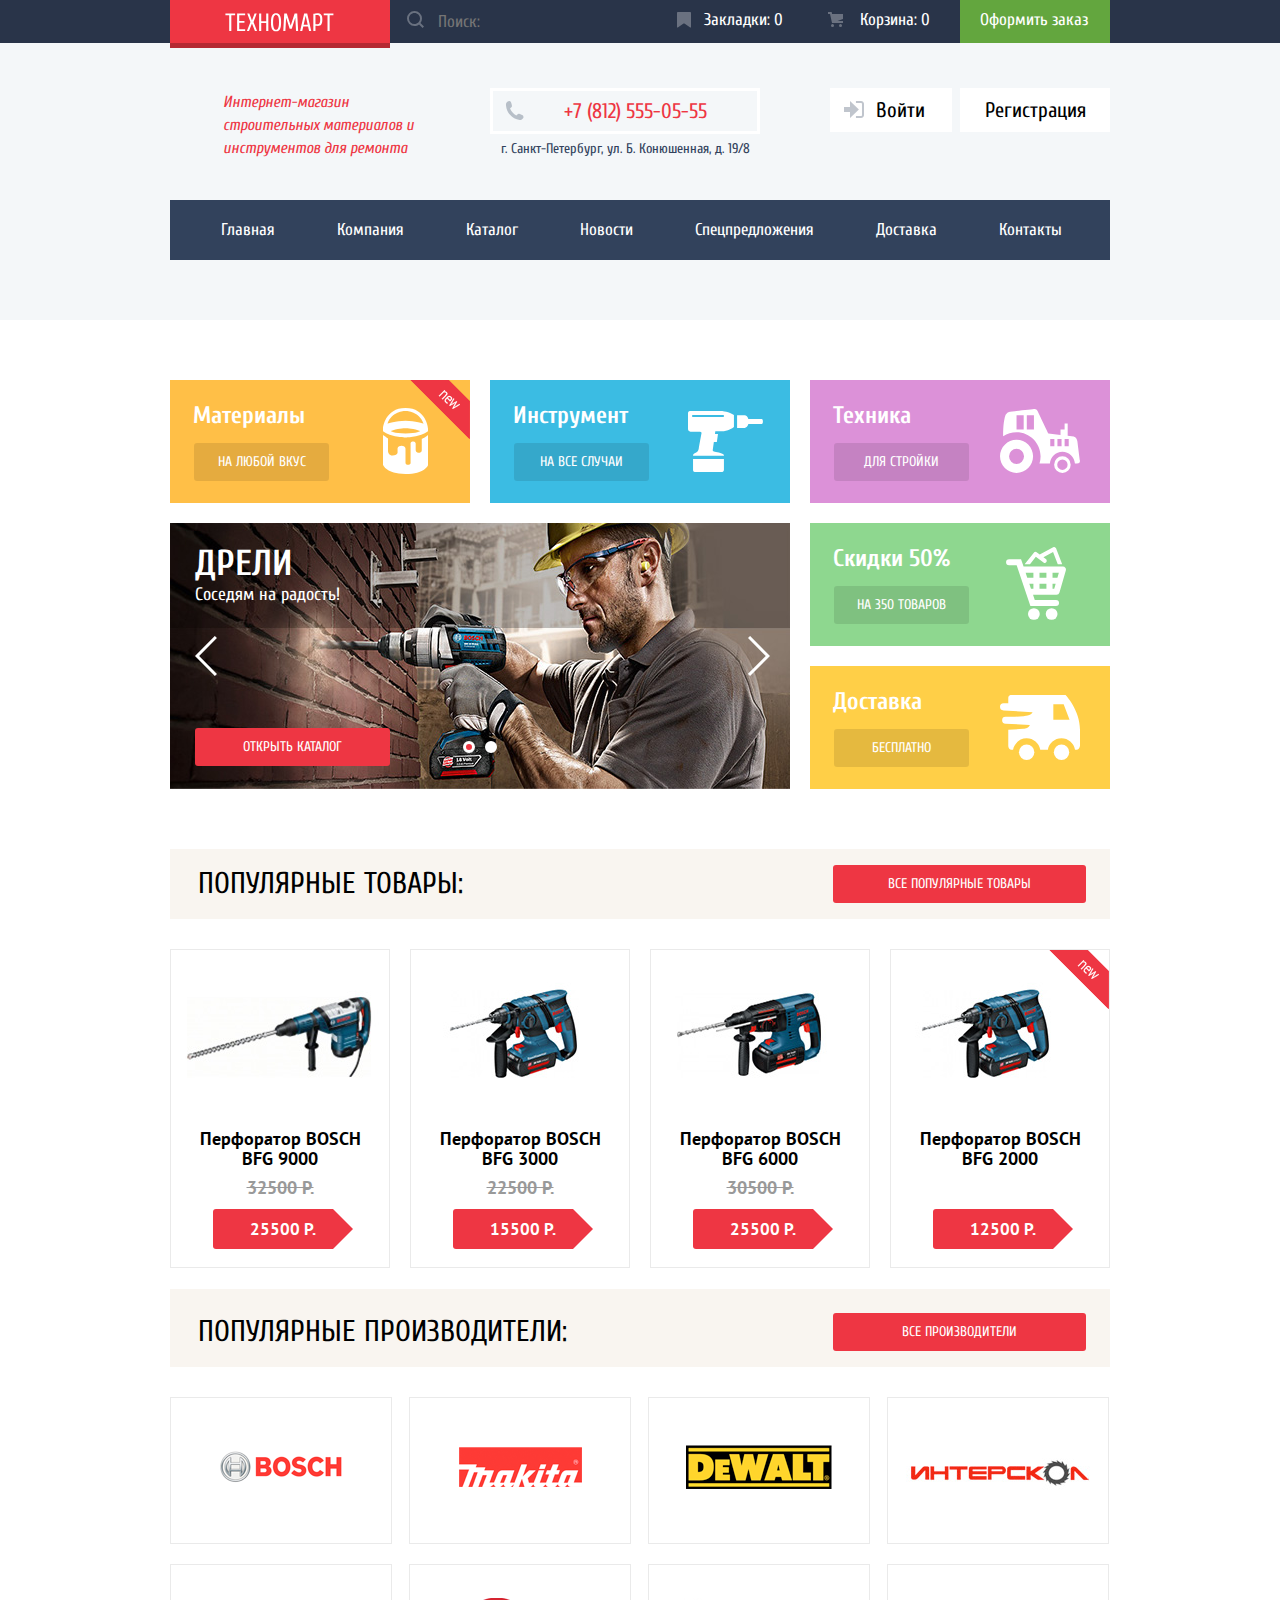
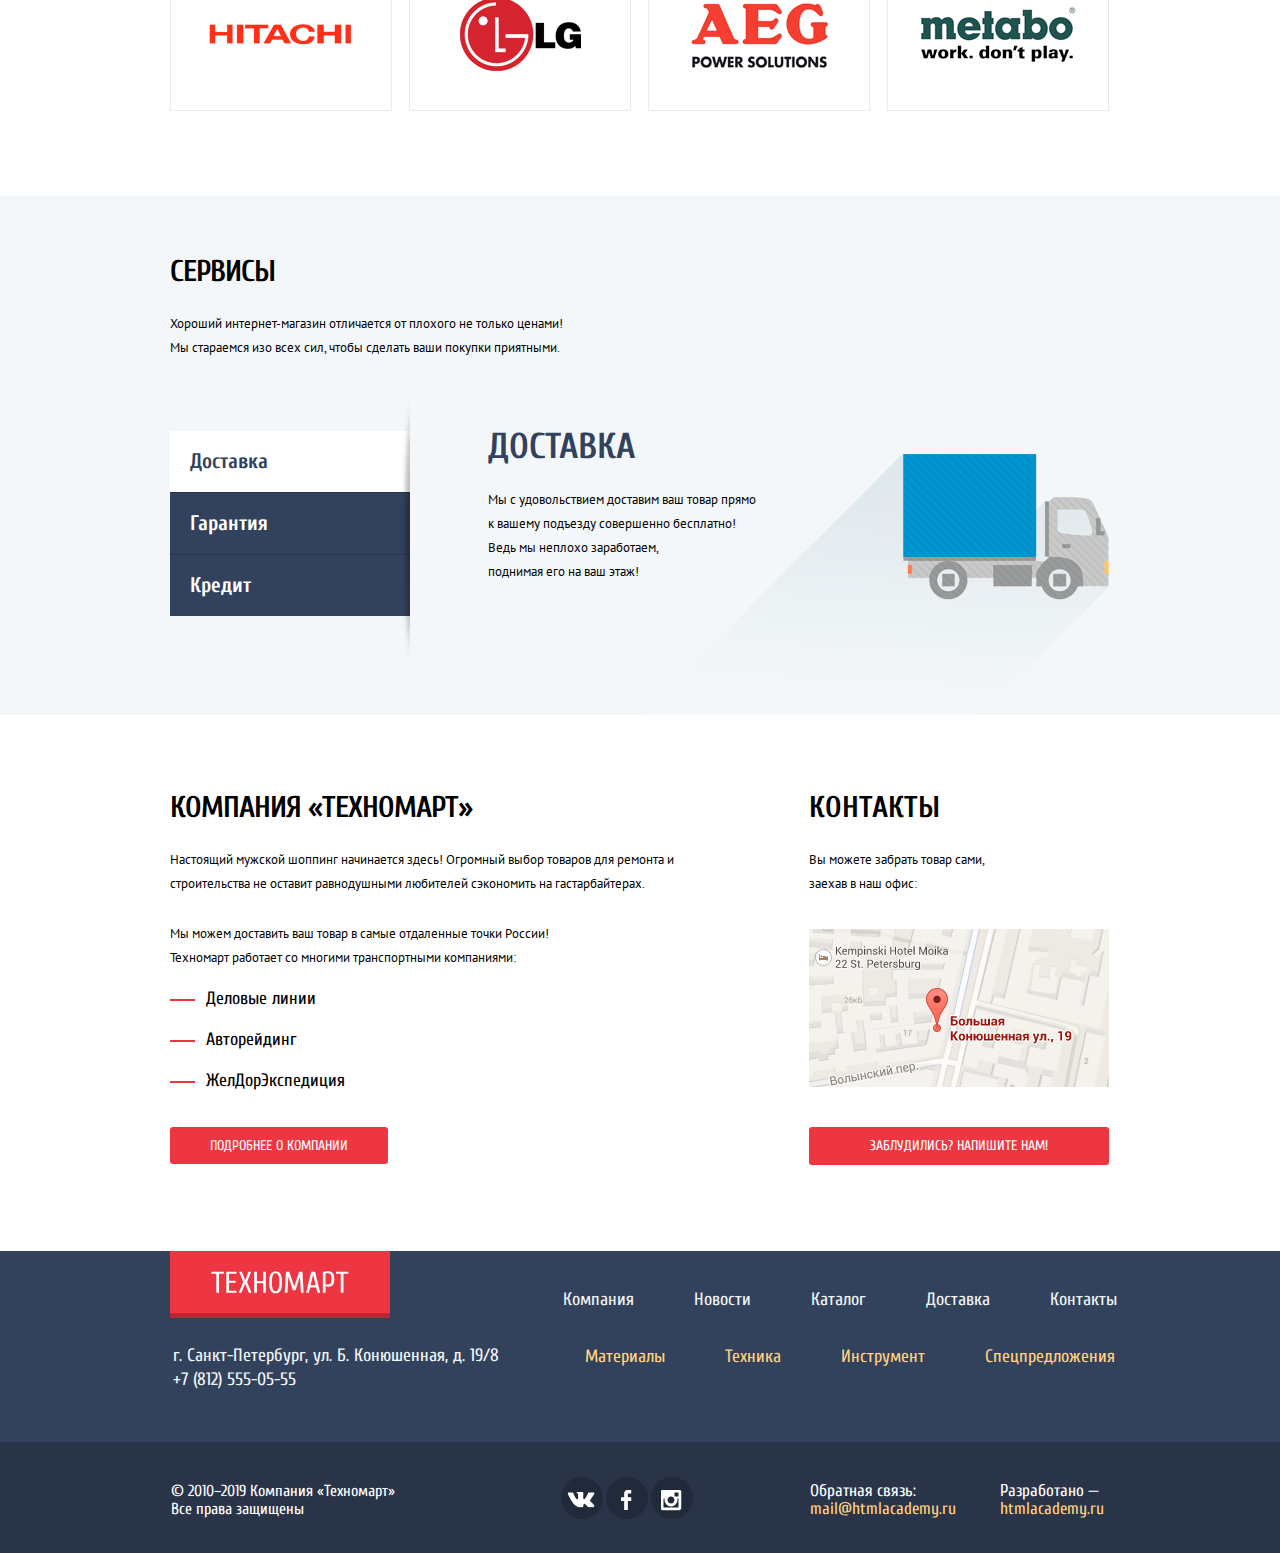
<file: index.html>
<!DOCTYPE html>
<html lang="ru">

<head>
  <meta charset="utf-8">
  <title>HTML Academy: Техномарт</title>
  <link
    href="https://fonts.googleapis.com/css?family=Cuprum:400,700,400italic%7CPT+Sans:400,700&amp;subset=cyrillic-ext,latin"
    rel="stylesheet">
  <link href="css/normalize.css" rel="stylesheet">
  <link href="css/style.min.css" rel="stylesheet">
</head>

<body>
  <header class="header">
    <div class="header-top">
      <div class="header-container center">
        <a class="header-logo logo">
          <img src="./img/logo/logo-technomart.svg" width="109" height="19" alt="Логотип Техномарт">
        </a>
        <form class="search-form" action="https://echo.htmlacademy.ru" method="get">
          <input type="search" name="search" id="search" class="search" placeholder="Поиск:">
          <button class="search-button" type="submit" aria-label="Поиск">
            <svg xmlns="http://www.w3.org/2000/svg" width="17" height="17" viewBox="0 0 17 17">
              <path fill=currentColor d="M17 15.586l-3.542-3.542A7.465 7.465 0 0 0 15 7.5 7.5 7.5 0 1 0 7.5 15c1.71 0 3.282-.579 4.544-1.542L15.586 17 17 15.586zM2 7.5C2 4.467 4.467 2 7.5 2 10.532 2 13 4.467 13 7.5c0 3.032-2.468 5.5-5.5 5.5A5.506 5.506 0 0 1 2 7.5z"/>
            </svg>
          </button>
        </form>
        <a class="top-menu-bookmarks" href="">Закладки: <span class="bookmarks-count">0</span></a>
        <a class="top-menu-basket" href="">Корзина: <span class="basket-count">0</span></a>
        <a class="top-menu-order" href="">Оформить заказ</a>
      </div>
      <div class="header-bottom">
        <div class="header-container center">
          <h1 class="header-bottom-title">
            Интернет-магазин строительных материалов и инструментов для ремонта
          </h1>
          <div class="header-bottom-contacts">
            <a class="tel-number" href="tel:7-812-555-05-55">+7 (812) 555-05-55</a>
            <p class="address">г. Санкт-Петербург, ул. Б. Конюшенная, д. 19/8</p>
          </div>
          <div class="profile-sign">
            <a class="profile-sign-in" href="">Войти</a>
            <a class="profile-sign-up" href="">Регистрация</a>
          </div>
        </div>
      </div>
    </div>
    <nav class="nav center">
      <ul class="nav-list">
        <li class="nav-link"><a class="nav-link-item current">Главная</a></li>
        <li class="nav-link"><a class="nav-link-item" href="">Компания</a></li>
        <li class="nav-link"><a class="nav-link-item" href="catalog.html">Каталог</a></li>
        <li class="nav-link"><a class="nav-link-item" href="">Новости</a></li>
        <li class="nav-link"><a class="nav-link-item" href="">Спецпредложения</a></li>
        <li class="nav-link"><a class="nav-link-item" href="">Доставка</a></li>
        <li class="nav-link"><a class="nav-link-item" href="">Контакты</a></li>
      </ul>
    </nav>
  </header>
  <main>
    <section class="promo center">
      <h2 class="visually-hidden">Категории товаров</h2>
      <div class="promo-block-top">
        <div class="promo-block materials-block new">
          <h3 class="materials-block-title">Материалы</h3>
          <a class="promo-button" href="">На любой вкус</a>
        </div>
        <div class="promo-block instruments-block">
          <h3 class="instruments-block-title">Инструмент</h3>
          <a class="promo-button" href="">На все случаи</a>
        </div>
        <div class="promo-block machinery-block">
          <h3 class="machinery-block-title">Техника</h3>
          <a class="promo-button" href="">Для стройки</a>
        </div>
        
      </div>
      <!-- Слайдер -->
      <div class="slider-container">
        <div class="slider">
          <input class="" type="radio" id="btn-1" name="toggle" checked>
          <input class="" type="radio" id="btn-2" name="toggle">
          <div class="slider-controls">
            <label for="btn-1"></label>
            <label for="btn-2"></label>
          </div>
          <label class="arrow-left" for="btn-1"></label>
          <label class="arrow-right" for="btn-2"></label>
          <div class="slider-slides">
            <div class="slide" id="slider-slides-1">
              <div class="slider-slides-content">
                <img src="./img/slider/slider-image-1.jpg" height="266" width="620" alt="Дрели - соседям на радость!">
                <h3 class="slider-title uppercase">Дрели</h3>
                <p class="slider-content">Соседям на радость!</p>
                <a class="slider-button button" href="catalog.html">Открыть каталог</a>
              </div>
            </div>
            <div class="slide" id="slider-slides-2">
              <div class="slider-slides-content">
                <img src="./img/slider/slider-image-2.jpg" height="266" width="620" alt="Перфораторы - настоящие мужские игрушки">
                <h3 class="slider-title uppercase">Перфораторы</h3>
                <p class="slider-content">Настоящие мужские игрушки</p>
                <a class="slider-button button" href="catalog.html">Открыть каталог</a>
              </div>  
            </div>
          </div>
        </div>
        <!-- Конец слайдера -->
        <div class="promo-block-right">
          <div class="promo-block discounts-block">
            <h3 class="discounts-block-title">Скидки 50%</h3>
            <a class="promo-button" href="">На 350 товаров</a>
          </div>
          <div class="promo-block delivery-block">
            <h3 class="delivery-block-title">Доставка</h3>
            <a class="promo-button" href="">Бесплатно</a>
          </div>
        </div>
      </div>
    </section>
    <!-- Популярные товары -->
    <section class="popular-products center">
      <div class="popular-products-header">
        <h2 class="popular-products-title">Популярные товары:</h2>
        <a class="popular-products-button button button-red" href="">Все популярные товары</a>
      </div>
      <ul class="popular-list">
        <li class="card">
          <div class="card-buttons">
            <a class="card-button-buy" href="">Купить</a>
            <a class="card-button-add" href="">В закладки</a>
          </div>
          <img src="./img/catalog/perforator-bfg-9000.jpg" width="218" height="170" alt="Перфоратор BOSCH BFG 9000">
          <a class="card-name" href=""><h3>Перфоратор BOSCH BFG 9000</h3></a>
          <p class="card-old-price">32500 Р.</p>
          <p class="card-new-price">25500 Р.</p>
        </li>
        <li class="card">
          <div class="card-buttons">
            <a class="card-button-buy" href="">Купить</a>
            <a class="card-button-add" href="">В закладки</a>
          </div>
          <img src="./img/catalog/perforator-bfg-3000.jpg" width="218" height="170" alt="Перфоратор BOSCH BFG 3000">
          <a class="card-name" href=""><h3>Перфоратор BOSCH BFG 3000</h3></a>
          <p class="card-old-price">22500 Р.</p>
          <p class="card-new-price">15500 Р.</p>
        </li>
        <li class="card">
          <div class="card-buttons">
            <a class="card-button-buy" href="">Купить</a>
            <a class="card-button-add" href="">В закладки</a>
          </div>
          <img src="./img/catalog/perforator-bfg-6000.jpg" width="218" height="170" alt="Перфоратор BOSCH BFG 6000">
          <a class="card-name" href=""><h3>Перфоратор BOSCH BFG 6000</h3></a>
          <p class="card-old-price">30500 Р.</p>
          <p class="card-new-price">25500 Р.</p>
        </li>
        <li class="card new">
          <div class="card-buttons">
            <a class="card-button-buy" href="">Купить</a>
            <a class="card-button-add" href="">В закладки</a>
          </div>
          <img src="./img/catalog/perforator-bfg-2000.jpg" width="218" height="170" alt="Перфоратор BOSCH BFG 2000">
          <a class="card-name" href=""><h3>Перфоратор BOSCH BFG 2000</h3></a>
          <p class="card-old-price"></p>
          <p class="card-new-price">12500 Р.</p>
        </li>
      </ul>
    </section>
    <!-- Производители -->
    <section class="brands center">
      <div class="brands-header">
        <h2 class="brands-title">Популярные производители:</h2>
        <a class="brands-button button button-red" href="">Все производители</a>
      </div>
      <ul class="brands-list">
        <li class="brands-list-item"><a class="brands-list-link" href=""><img src="./img/brands/bosch.png" width="126" height="37" alt="BOSCH"></a></li>
        <li class="brands-list-item"><a class="brands-list-link" href=""><img src="./img/brands/makita.png" width="123" height="40" alt="Makita"></a></li>
        <li class="brands-list-item"><a class="brands-list-link" href=""><img src="./img/brands/dewalt.png" width="146" height="44" alt="DeWALT"></a></li>
        <li class="brands-list-item"><a class="brands-list-link" href=""><img src="./img/brands/interskop.png" width="200" height="88" alt="Интерскол"></a></li>
        <li class="brands-list-item"><a class="brands-list-link" href=""><img src="./img/brands/hitachi.png" width="169" height="31" alt="Hitachi"></a></li>
        <li class="brands-list-item"><a class="brands-list-link" href=""><img src="./img/brands/lg.png" width="121" height="73" alt="LG"></a></li>
        <li class="brands-list-item"><a class="brands-list-link" href=""><img src="./img/brands/aeg.png" width="151" height="96" alt="AEG"></a></li>
        <li class="brands-list-item"><a class="brands-list-link" href=""><img src="./img/brands/metabo.png" width="204" height="69" alt="Metabo"></a></li>
      </ul>
    </section>
    <section class="services-container">
      <div class="services center">
        <h2 class="services-title">Сервисы</h2>
        <p class="services-content">Хороший интернет-магазин отличается от плохого не только ценами!
          Мы стараемся изо всех сил, чтобы сделать ваши покупки приятными.</p>
        <div class="services-slider">
          <div class="services-navigation">
            <input type="radio" id="button-1" name="services-toggle" checked >
            <input type="radio" id="button-2" name="services-toggle" >
            <input type="radio" id="button-3" name="services-toggle" >
          </div>
          <div class="services-toggles">
            <label class="services-button-active" for="button-1">Доставка</label>
            <label for="button-2">Гарантия</label>
            <label for="button-3">Кредит</label>
          </div>
          <div class="services-info">
            <div class="services-info-item delivery services-info-active">
              <h3 class="services-info-title">Доставка</h3>
              <p class="services-delivery-content">Мы с удовольствием доставим ваш товар прямо <br>
                к вашему подъезду совершенно бесплатно!
                Ведь мы неплохо заработаем, <br>
                поднимая его на ваш этаж!</p>
              <img src="./img/services/delivery.png" height="261" width="468" alt="Доставка">
            </div>
            <div class="services-info-item guarantee">
              <h3 class="services-info-title">Гарантия</h3>
              <p class="services-guarantee-content">Если купленный у нас товар поломается или заискрит, <br>
                а также в случае пожара, спровоцированного его возгоранием,
                вы всегда можете быть уверены в нашей гарантии. Мы обменяем
                сгоревший товар на новый. <br>
                Дом уж восстановите как-нибудь сами.</p>
              <img src="./img/services/guarantee.png" width="389" height="283" alt="Гарантия">
            </div>
            <div class="services-info-item credit">
              <h3 class="services-info-title">Кредит</h3>
              <p class="services-credit-content">Залезть в долговую яму стало проще! <br>
                Кредитные консультанты придут вам на помощь.</p>
              <img src="./img/services/credit.png" width="465" height="285" alt="Кредит">
              <div class="credit-button button button-red">
                <a href="">Отправить заявку</a>
              </div>
            </div>
          </div>
        </div>
      </div>
    </section>
    <div class="company-info center">
      <section class="about-company">
        <h2 class="about-company-title">Компания «Техномарт»</h2>
        <p class="about-company-content">Настоящий мужской шоппинг начинается здесь! Огромный выбор товаров для ремонта
          и строительства не оставит равнодушными любителей сэкономить на гастарбайтерах.</p>
        <p class="about-company-content">Мы можем доставить ваш товар в самые отдаленные точки России!
          Техномарт работает со многими транспортными компаниями: </p>
        <ul class="about-company-list">
          <li class="about-company-item">Деловые линии</li>
          <li class="about-company-item">Авторейдинг</li>
          <li class="about-company-item">ЖелДорЭкспедиция</li>
        </ul>
        <a class="about-company-button button button-red" href="">Подробнее о компании</a>
      </section>
      <section class="contacts">
        <h2 class="contacts-title">Контакты</h2>
        <p class="contacts-content">Вы можете забрать товар сами,
          заехав в наш офис:</p>
        <a class="contacts-map-link" href=""><img src="./img/map/map.png" width="300" height="158"
            alt="г. Санкт-Петербург, ул. Б. Конюшенная, д. 19/8"></a>
        <div class="contacts-button button button-red">
          <a href="">Заблудились? Напишите нам!</a>
        </div>
            
        <form class="contacts-form visually-hidden" action="https://echo.htmlacademy.ru" method="post">
          <div class="contacts-form-item">
            <label for="name">Ваше имя</label>
            <input class="contacts-form-input" type="text" name="name" id="name" placeholder="Имя Фамилия">
          </div>
          <div class="contacts-form-item">
            <label for="e-mail">Ваш e-mail</label>
            <input class="contacts-form-input" type="email" name="e-mail" id="e-mail" placeholder="email@exaple.com">
          </div>
          <div class="contacts-form-item">
            <textarea name="letter" id="letter" cols="30" rows="10" placeholder="В свободной форме"></textarea>
          </div>
          <button class="contacts-form-button" type="submit">Отправить</button>
        </form>
      </section>
    </div>
  </main>
  <footer>
    <section class="footer-top">
      <div class="footer-top-container center">
        <div class="footer-top-item">
          <div class="footer-logo logo">
            <a href="index.html">
              <img src="./img/logo/logo-technomart.svg" width="138" height="23" alt="Логотип Техномарт">
            </a>
          </div>
          <div class="footer-top-contacts">
            <p class="footer-top-address">г. Санкт-Петербург, ул. Б. Конюшенная, д. 19/8</p>
            <a class="footer-top-tel" href="tel:7-812-555-05-55">+7 (812) 555-05-55</a>  
          </div>
        </div>
        <div class="footer-nav-container">
          <ul class="footer-nav">
            <li class="footer-nav-link"><a href="" class="footer-nav-item">Компания</a></li>
            <li class="footer-nav-link"><a href="" class="footer-nav-item">Новости</a></li>
            <li class="footer-nav-link"><a href="catalog.html" class="footer-nav-item">Каталог</a></li>
            <li class="footer-nav-link"><a href="" class="footer-nav-item">Доставка</a></li>
            <li class="footer-nav-link"><a href="" class="footer-nav-item">Контакты</a></li>
          </ul>
          <ul class="footer-catalog">
            <li class="footer-catalog-link"><a href="" class="footer-catalog-item">Материалы</a></li>
            <li class="footer-catalog-link"><a href="" class="footer-catalog-item">Техника</a></li>
            <li class="footer-catalog-link"><a href="" class="footer-catalog-item">Инструмент</a></li>
            <li class="footer-catalog-link"><a href="" class="footer-catalog-item">Спецпредложения</a></li>
          </ul>
        </div>
      </div>
    </section>
    <section class="footer-bottom-contacts">
      <div class="footer-bottom-container center">
        <p class="footer-bottom-content">© 2010–2019 Компания «Техномарт» Все права защищены</p>
        <ul class="footer-bottom-social">
          <li class="footer-social-link">
            <a class="social-link_vk" href="" aria-label="Вконтакте">
            </a>
          </li>
          <li class="footer-social-link">
            <a class="social-link_fb" href="" aria-label="Фейсбук">
            </a>
          </li>
          <li class="footer-social-link">
            <a class="social-link_inst" href="" aria-label="Инстаграм">
            </a>
          </li>
        </ul>
        <p class="footer-bottom-feedback">
          Обратная связь:
          <a class="footer-feedback-link" href="mailto:mail@htmlacademy.ru">mail@htmlacademy.ru</a>
        </p>
        <p class="footer-bottom-developer">
          Разработано —
          <a class="footer-developer-link" href="https://htmlacademy.ru/intensive/htmlcss">htmlacademy.ru</a>
        </p>
      </div>  
    </section>
  </footer>

  <section class="modal modal-contact-us visually-hidden">
    <div class="">
      <div class="modal-contact-us-top">
        <form method="POST" class="contact-us-form">
          <div class="modal-data-container">
            <div class="contact-us-form_item username">
              <label for="contact-us-form_username">Ваше имя:</label>
              <input type="text" id="contact-us-form_username" name="contact-us-form_username" placeholder="Имя Фамилия" required>
            </div>
            <div class="contact-us-form_item email">
              <label for="contact-us-form_email">Ваш email:</label>
              <input type="email" id="contact-us-form_email" name="contact-us-form_email" placeholder="email@example.com" required>
            </div>
          </div>
          <div class="contact-us-form_item comment">
            <label for="contact-us-form_comment">Текст письма</label>
            <textarea name="contact-us-form_comment" id="contact-us-form_comment" rows="7" placeholder="В свободной форме" required>
            </textarea>
          </div>
        </form>
      </div>
      <div class="modal-contact-us-bottom">
        <button type="submit" class="contact-us-form_button button-red">Отправить</button>
      </div>
      <button type="button" class="button-close" aria-label="Закрыть"></button>
    </div>
  </section>

  <section class="modal-our-location visually-hidden">
    <div class="">
      <h2 class="visually-hidden">Как до нас добраться</h2>
      <img src="./img/map/big-map.png" height="446" width="940" class="big-map-image"
      alt="Мы находимся по адресу: г. Санкт-Петербург, ул. Б. Конюшенная, д. 19/8">
      <button type="button" class="button-close" aria-label="Закрыть"></button>
    </div>
  </section>
  
  <script src="./js/index.min.js"></script>

</body>

</html>
</file>
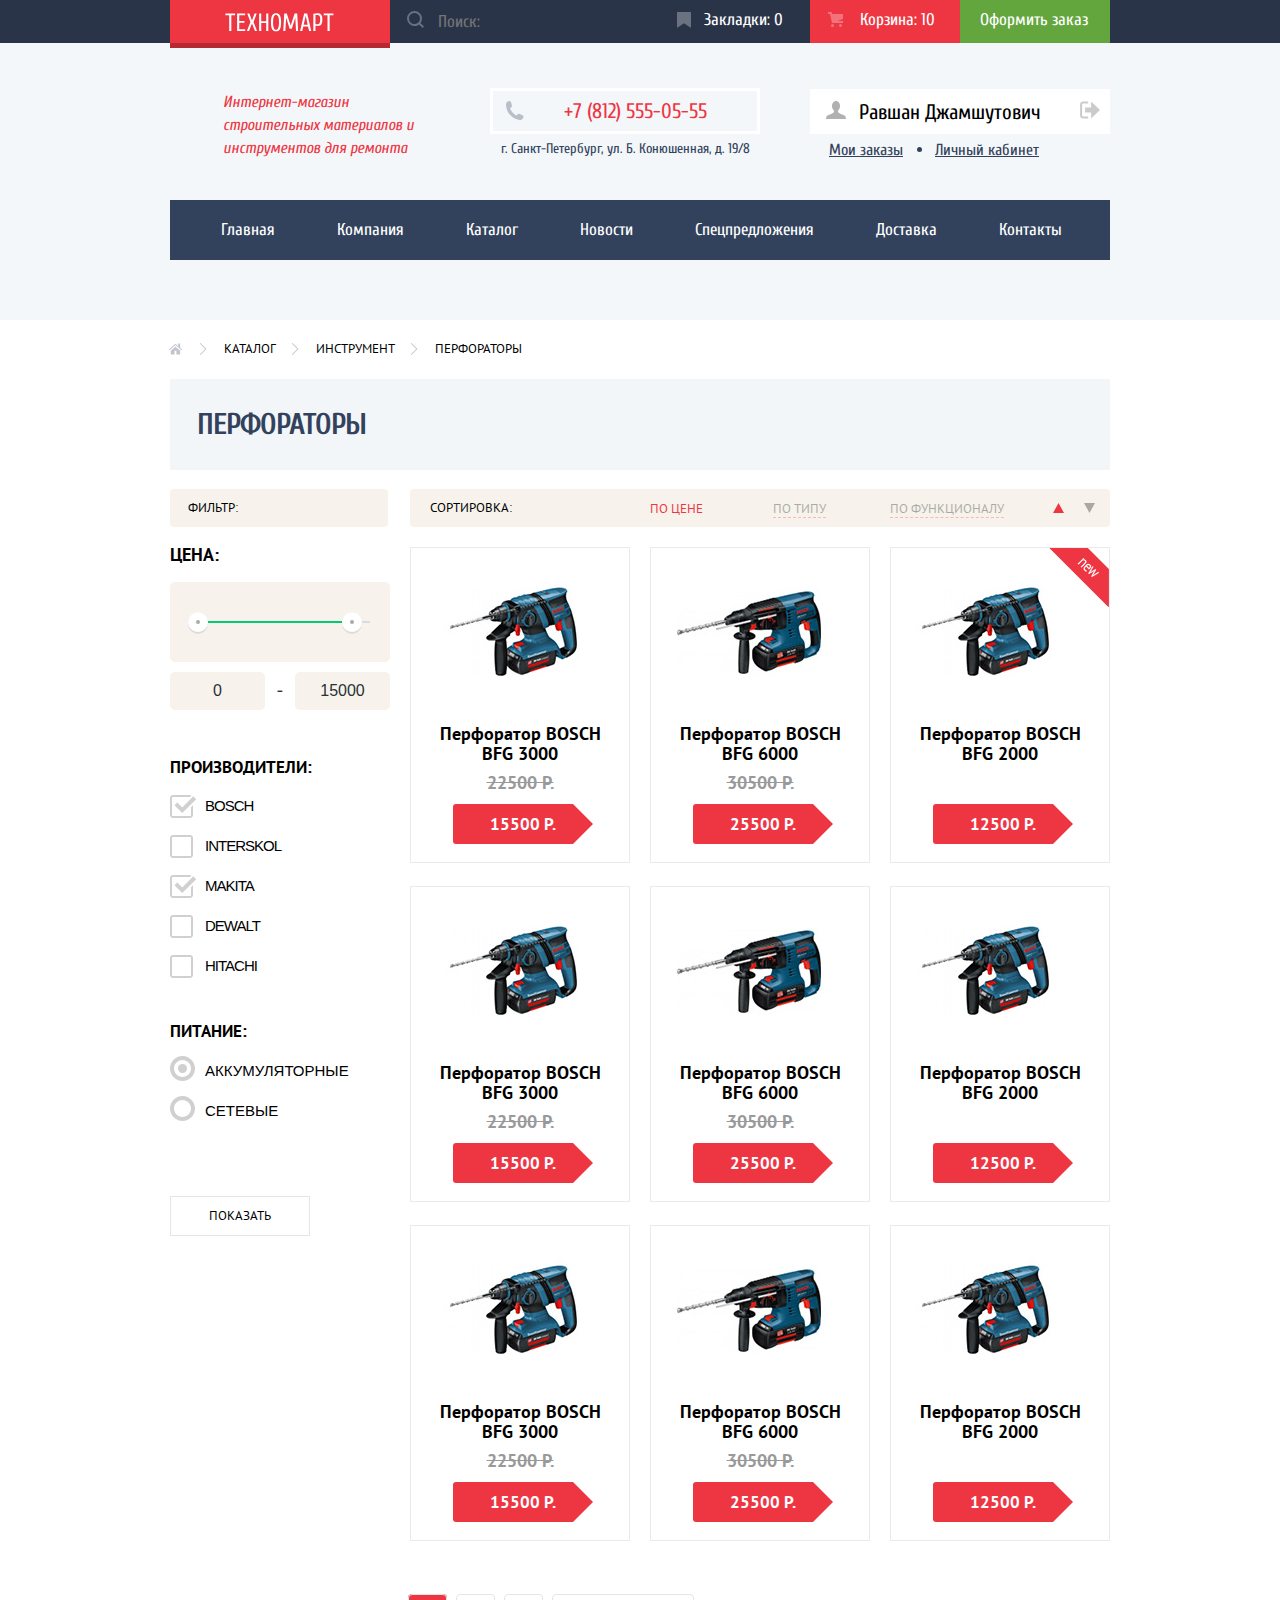
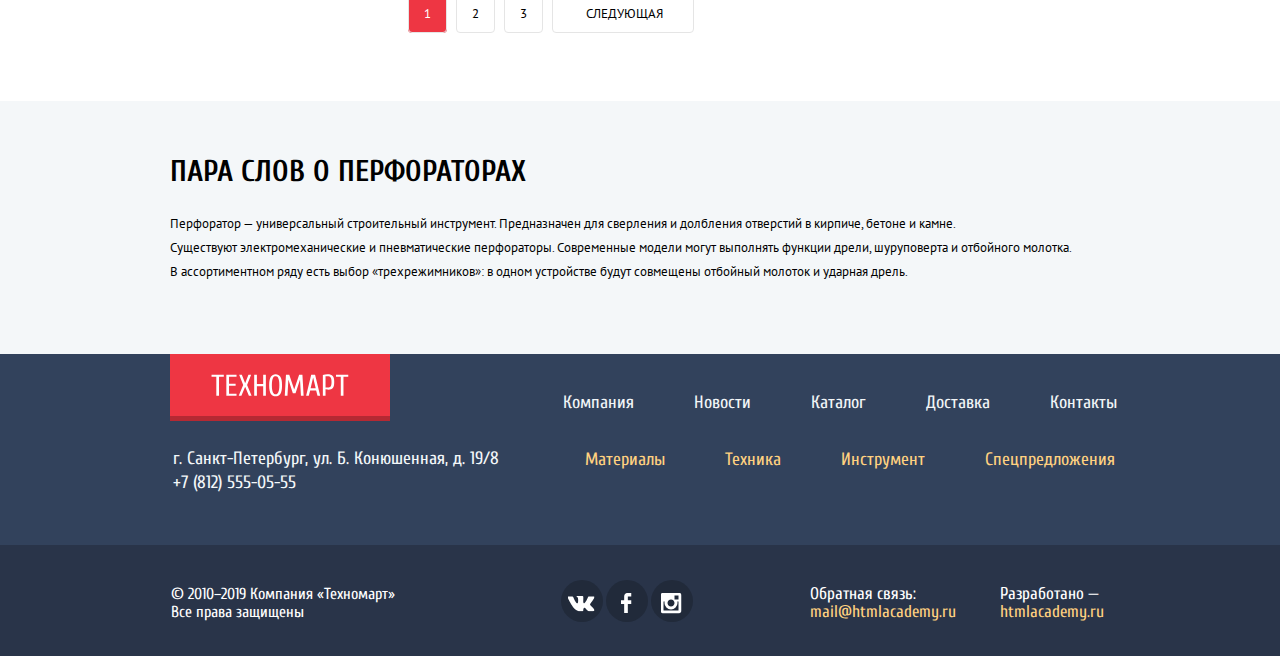
<file: catalog.html>
<!DOCTYPE html>
<html lang="ru">

<head>
  <meta charset="utf-8">
  <title>HTML Academy: Техномарт</title>
  <link
    href="https://fonts.googleapis.com/css?family=Cuprum:400,700,400italic%7CPT+Sans:400,700&amp;subset=cyrillic-ext,latin"
    rel="stylesheet">
  <link href="css/normalize.css" rel="stylesheet">
  <link href="css/style.min.css" rel="stylesheet">
</head>

<body>
  <header class="header">
    <div class="header-top">
      <div class="header-container center">
        <a class="header-logo logo" href="index.html">
          <img src="./img/logo/logo-technomart.svg" width="109" height="19" alt="Логотип Техномарт">
        </a>
        <form class="search-form" action="https://echo.htmlacademy.ru" method="get">
          <input type="search" name="search" id="search" class="search" placeholder="Поиск:">
          <button class="search-button" type="submit" aria-label="Поиск">
            <svg xmlns="http://www.w3.org/2000/svg" width="17" height="17" viewBox="0 0 17 17">
              <path fill=currentColor d="M17 15.586l-3.542-3.542A7.465 7.465 0 0 0 15 7.5 7.5 7.5 0 1 0 7.5 15c1.71 0 3.282-.579 4.544-1.542L15.586 17 17 15.586zM2 7.5C2 4.467 4.467 2 7.5 2 10.532 2 13 4.467 13 7.5c0 3.032-2.468 5.5-5.5 5.5A5.506 5.506 0 0 1 2 7.5z"/>
            </svg>
          </button>
        </form>
        <a class="top-menu-bookmarks" href="">Закладки: <span class="bookmarks-count">0</span></a>
        <a class="top-menu-basket active" href="">Корзина: <span class="basket-count">10</span></a>
        <a class="top-menu-order" href="">Оформить заказ</a>
      </div>
    </div>
    <div class="header-bottom">
        <div class="header-container">
        <h1 class="header-bottom-title">
          Интернет-магазин строительных материалов и инструментов для ремонта
        </h1>
        <div class="header-bottom-contacts">
          <a class="tel-number" href="tel:7-812-555-05-55">+7 (812) 555-05-55</a>
          <p class="address">г. Санкт-Петербург, ул. Б. Конюшенная, д. 19/8</p>
        </div>
        <div class="profile">
          <ul class="profile-user">
            <li>
              <a class="account-link" href="#">
                <svg class="account-link-icon" xmlns="http://www.w3.org/2000/svg" width="20" height="18" viewBox="0 0 20 18">
                  <path fill=currentColor d="M17.881 14.166c-2.144-.735-4.256-1.666-5.207-2.39-.657-.501-.77-1.618-.517-2.415 1.118-.903 1.864-2.477 1.864-4.278C14.021 2.276 12.221 0 10 0S5.979 2.276 5.979 5.083c0 1.801.746 3.374 1.863 4.277.253.798.141 1.915-.517 2.416-.95.724-3.063 1.654-5.207 2.39S0 18 0 18h20s.025-3.099-2.119-3.834z">
                  </path>
                </svg>
              Равшан Джамшутович
              </a>
            </li>
            <li>
              <a class="logout-link" href="#" aria-label="Кнопка выхода из аккаунта">
                <svg class="logout-link-icon" xmlns="http://www.w3.org/2000/svg" width="21" height="18" viewBox="0 0 21 17">
                  <g fill=currentColor>
                    <path d="M21 8.5L12.125 0v6h-6v5h6v6z"></path>
                    <path d="M3.106 13.952V3.048c.018-.376.171-1.057 1.01-1.057h5.027V0H4.116C1.938 0 1.112 1.81 1.087 3.027v10.946C1.112 15.189 1.938 17 4.116 17h5.027v-1.99H4.116c-.839 0-.992-.683-1.01-1.058z"></path>
                  </g>
                </svg>
              </a>
            </li>
          </ul>
          <ul class="profile-nav"> 
            <li class="profile-nav-orders"><a class="my-orders" href="">Мои заказы</a></li>
            <li class="profile-nav-account"><a class="my-account" href="">Личный кабинет</a></li>
          </ul>
        </div>
      </div>
    </div>
    <nav class="nav center">
      <ul class="nav-list">
        <li class="nav-link"><a class="nav-link-item current" href="index.html">Главная</a></li>
        <li class="nav-link"><a class="nav-link-item" href="">Компания</a></li>
        <li class="nav-link"><a class="nav-link-item" href="catalog.html">Каталог</a></li>
        <li class="nav-link"><a class="nav-link-item" href="">Новости</a></li>
        <li class="nav-link"><a class="nav-link-item" href="">Спецпредложения</a></li>
        <li class="nav-link"><a class="nav-link-item" href="">Доставка</a></li>
        <li class="nav-link"><a class="nav-link-item" href="">Контакты</a></li>
      </ul>
    </nav>
  </header>
  <main >
    <div class="center">
      <ul class="breadcrumbs">
        <li class="breadcrumbs-link home"><a class="breadcrumbs-link-item icon-home" href="index.html">
          <img src="./img/icons/icon-home.svg" width="14" height="12" alt="">
        </a></li>
        <li class="breadcrumbs-link"><a class="breadcrumbs-link-item" href="">Каталог</a></li>
        <li class="breadcrumbs-link"><a class="breadcrumbs-link-item" href="">Инструмент</a></li>
        <li class="breadcrumbs-link">Перфораторы</li>
      </ul>
      <h2 class="catalog-title">Перфораторы</h2>
      <div class="sorting-container">
        <h2 class="filter-title">Фильтр:</h2>
        <section class="sorting-header">
          <h2 class="visually-hidden">Фильтр товаров</h2>
          <h2 class="sorting-header-title">Сортировка:</h2>
          <ul class="sorting-header-list">
            <li class="sorting-header-price"><a class="sorting-header-item sorting-item-current" href="">По цене</a></li>
            <li class="sorting-header-type"><a class="sorting-header-item" href="">По типу</a></li>
            <li class="sorting-header-function"><a class="sorting-header-item" href="">По функционалу</a></li>
          </ul>
          <a class="sorting-button-up button-active" href="" aria-label="Вверх">
            <svg class="sorting-button-up-icon" xmlns="http://www.w3.org/2000/svg" width="11" height="10" viewBox="0 0 11 10">
              <path fill=currentColor  d="M5.5 0L0 10h11z"/>
            </svg>
            <!-- fill="#231F20" -->
          </a>
          <a class="sorting-button-down" href="" aria-label="Вниз">
            <svg class="sorting-button-down-icon" xmlns="http://www.w3.org/2000/svg" width="11" height="10" viewBox="0 0 11 10">
              <path fill=currentColor d="M5.5 10L0 0h11"/>
            </svg>
          </a>
        </section>
      </div>
      <div class="filters-and-catalog">
        <div class="catalog-sorting-container">
          <!-- Форма производители -->
          <form class="filters" action="https://echo.htmlacademy.ru" method="get">
            <fieldset class="price-filter">
              <legend class="price-filter-title">Цена:</legend>
              <div class="price-filter-range">
                <div class="price-filter-range-controls">
                  <div class="price-filter-scale">
                    <div class="price-filter-scale-bar"></div>
                  </div>
                  <button class="toggle price-toggle-min"></button>
                  <button class="toggle price-toggle-max"></button>
                </div>
              </div>
              <div class="price-filter-controls">
                <label class="min-price"><input name="min-price" type="text" value="0"></label>
                <span class="price-filter-separator">-</span>
                <label class="max-price"><input name="max-price" type="text" value="15000"></label>
              </div>
            </fieldset>
            <fieldset class="brands-filter">
              <legend class="brands-filter-title">Производители:</legend>
              <ul class="brands-filter-list">
                <li class="brands-filter-item">
                  <input class="filter-input filter-checkbox visually-hidden" type="checkbox" name="bosch" id="bosch" checked>
                  <label class="filter-label filter-label-checkbox" for="bosch">Bosch</label>
                </li>
                <li class="brands-filter-item">
                  <input class="filter-input filter-checkbox visually-hidden" type="checkbox" name="interskol" id="interskol">
                  <label class="filter-label filter-label-checkbox" for="interskol">Interskol</label>
                </li>
                <li class="brands-filter-item">
                  <input class="filter-input filter-checkbox visually-hidden" type="checkbox" name="makita" id="makita" checked>
                  <label class="filter-label filter-label-checkbox" for="makita">Makita</label>
                </li>
                <li class="brands-filter-item">
                  <input class="filter-input filter-checkbox visually-hidden" type="checkbox" name="dewalt" id="dewalt">
                  <label class="filter-label filter-label-checkbox" for="dewalt">Dewalt</label>
                </li>
                <li class="brands-filter-item">
                  <input class="filter-input filter-checkbox visually-hidden" type="checkbox" name="hitachi" id="hitachi">
                  <label class="filter-label filter-label-checkbox" for="hitachi">Hitachi</label>
                </li>
              </ul>
            </fieldset>
          <!-- Форма питания -->
            <fieldset class="battery-filter sorting-item">
              <legend class="battery-filter-title">Питание:</legend>
              <ul class="battery-filter-list">
                <li  class="battery-filter-item">
                  <input class="filter-input filter-radio visually-hidden" type="radio" name="battery" id="battery" checked>
                  <label class="filter-label filter-label-radio" for="battery">Аккумуляторные</label>
                </li>
                <li  class="battery-filter-item">
                  <input class="filter-input filter-radio visually-hidden" type="radio" name="electro" id="electro">
                  <label class="filter-label filter-label-radio" for="electro">Сетевые</label>
                </li>
              </ul>
            </fieldset>
            <button class="filter-button" type="submit">Показать</button>
          </form>
        </div>
          <!-- Список товаров -->
        <div class="catalog-content-container">
            <section class="catalog-cards">
              <div class="catalog-card">
                <div class="card-buttons">
                  <a class="card-button-buy" href="">Купить</a>
                  <a class="card-button-add" href="">В закладки</a>
                </div>
                <img src="./img/catalog/perforator-bfg-3000.jpg" width="218" height="170" alt="Перфоратор BOSCH BFG 3000">
                <a class="card-name" href=""><h3>Перфоратор BOSCH BFG 3000</h3></a>
                <p class="catalog-old-price">22500 Р.</p>
                <p class="catalog-new-price">15500 Р.</p>
              </div>
              <div class="catalog-card">
                <div class="card-buttons">
                  <a class="card-button-buy" href="">Купить</a>
                  <a class="card-button-add" href="">В закладки</a>
                </div>
                <img src="./img/catalog/perforator-bfg-6000.jpg" width="218" height="170" alt="Перфоратор BOSCH BFG 6000">
                <a class="card-name" href=""><h3>Перфоратор BOSCH BFG 6000</h3></a>
                <p class="catalog-old-price">30500 Р.</p>
                <p class="catalog-new-price">25500 Р.</p>
              </div>
              <div class="catalog-card new">
                <div class="card-buttons">
                  <a class="card-button-buy" href="">Купить</a>
                  <a class="card-button-add" href="">В закладки</a>
                </div>
                <img src="./img/catalog/perforator-bfg-2000.jpg" width="218" height="170" alt="Перфоратор BOSCH BFG 2000">
                <a class="card-name" href=""><h3>Перфоратор BOSCH BFG 2000</h3></a>
                <p class="catalog-old-price"></p>
                <p class="catalog-new-price">12500 Р.</p>
              </div>
              <div class="catalog-card">
                <div class="card-buttons">
                  <a class="card-button-buy" href="">Купить</a>
                  <a class="card-button-add" href="">В закладки</a>
                </div>
                <img src="./img/catalog/perforator-bfg-3000.jpg" width="218" height="170" alt="Перфоратор BOSCH BFG 3000">
                <a class="card-name" href=""><h3>Перфоратор BOSCH BFG 3000</h3></a>
                <p class="catalog-old-price">22500 Р.</p>
                <p class="catalog-new-price">15500 Р.</p>
              </div>
              <div class="catalog-card">
                <div class="card-buttons">
                  <a class="card-button-buy" href="">Купить</a>
                  <a class="card-button-add" href="">В закладки</a>
                </div>
                <img src="./img/catalog/perforator-bfg-6000.jpg" width="218" height="170" alt="Перфоратор BOSCH BFG 6000">
                <a class="card-name" href=""><h3>Перфоратор BOSCH BFG 6000</h3></a>
                <p class="catalog-old-price">30500 Р.</p>
                <p class="catalog-new-price">25500 Р.</p>
              </div>
              <div class="catalog-card">
                <div class="card-buttons">
                  <a class="card-button-buy" href="">Купить</a>
                  <a class="card-button-add" href="">В закладки</a>
                </div>
                <img src="./img/catalog/perforator-bfg-2000.jpg" width="218" height="170" alt="Перфоратор BOSCH BFG 2000">
                <a class="card-name" href=""><h3>Перфоратор BOSCH BFG 2000</h3></a>
                <p class="catalog-old-price"></p>
                <p class="catalog-new-price">12500 Р.</p>
              </div>
              <div class="catalog-card">
                <div class="card-buttons">
                  <a class="card-button-buy" href="">Купить</a>
                  <a class="card-button-add" href="">В закладки</a>
                </div>
                <img src="./img/catalog/perforator-bfg-3000.jpg" width="218" height="170" alt="Перфоратор BOSCH BFG 3000">
                <a class="card-name" href=""><h3>Перфоратор BOSCH BFG 3000</h3></a>
                <p class="catalog-old-price">22500 Р.</p>
                <p class="catalog-new-price">15500 Р.</p>
              </div>
              <div class="catalog-card">
                <div class="card-buttons">
                  <a class="card-button-buy" href="">Купить</a>
                  <a class="card-button-add" href="">В закладки</a>
                </div>
                <img src="./img/catalog/perforator-bfg-6000.jpg" width="218" height="170" alt="Перфоратор BOSCH BFG 6000">
                <a class="card-name" href=""><h3>Перфоратор BOSCH BFG 6000</h3></a>
                <p class="catalog-old-price">30500 Р.</p>
                <p class="catalog-new-price">25500 Р.</p>
              </div>
              <div class="catalog-card">
                <div class="card-buttons">
                  <a class="card-button-buy" href="">Купить</a>
                  <a class="card-button-add" href="">В закладки</a>
                </div>
                <img src="./img/catalog/perforator-bfg-2000.jpg" width="218" height="170" alt="Перфоратор BOSCH BFG 2000">
                <a class="card-name" href=""><h3>Перфоратор BOSCH BFG 2000</h3></a>
                <p class="catalog-old-price"></p>
                <p class="catalog-new-price">12500 Р.</p>
              </div>
            </section>
            <ul class="catalog-pagination-list">
              <li class="catalog-pagination-link"><a class="catalog-pagination-item catalog-pagination-current">1</a></li>
              <li class="catalog-pagination-link"><a class="catalog-pagination-item" href="">2</a></li>
              <li class="catalog-pagination-link"><a class="catalog-pagination-item" href="">3</a></li>
              <li class="catalog-pagination-link"><a class="catalog-pagination-item pagination-next" href="">Следующая</a></li>
            </ul>
        </div>
      </div>
    </div>
    <div class="about-container">
      <section class="about">
        <h2 class="about-title">Пара слов о перфораторах</h2>
        <p class="about-content">Перфоратор — универсальный строительный инструмент.
          Предназначен для сверления и долбления отверстий в кирпиче,
          бетоне и камне.<br>
          Существуют электромеханические и пневматические перфораторы.
          Современные модели могут выполнять функции дрели, шуруповерта и
          отбойного молотка. В ассортиментном ряду есть выбор «трехрежимников»:
          в одном устройстве будут совмещены отбойный молоток и ударная дрель.</p>
      </section>
    </div>
    
  </main>
  <footer>
    <section class="footer-top">
      <div class="footer-top-container center">
        <div class="footer-top-item">
          <div class="footer-logo logo">
            <a href="index.html">
              <img src="./img/logo/logo-technomart.svg" width="138" height="23" alt="Логотип Техномарт">
            </a>
          </div>
          <div class="footer-top-contacts">
            <p class="footer-top-address">г. Санкт-Петербург, ул. Б. Конюшенная, д. 19/8</p>
            <a class="footer-top-tel" href="tel:7-812-555-05-55">+7 (812) 555-05-55</a>  
          </div>
        </div>
        <div class="footer-nav-container">
          <ul class="footer-nav">
            <li class="footer-nav-link"><a href="" class="footer-nav-item">Компания</a></li>
            <li class="footer-nav-link"><a href="" class="footer-nav-item">Новости</a></li>
            <li class="footer-nav-link"><a href="catalog.html" class="footer-nav-item">Каталог</a></li>
            <li class="footer-nav-link"><a href="" class="footer-nav-item">Доставка</a></li>
            <li class="footer-nav-link"><a href="" class="footer-nav-item">Контакты</a></li>
          </ul>
          <ul class="footer-catalog">
            <li class="footer-catalog-link"><a href="" class="footer-catalog-item">Материалы</a></li>
            <li class="footer-catalog-link"><a href="" class="footer-catalog-item">Техника</a></li>
            <li class="footer-catalog-link"><a href="" class="footer-catalog-item">Инструмент</a></li>
            <li class="footer-catalog-link"><a href="" class="footer-catalog-item">Спецпредложения</a></li>
          </ul>
        </div>
      </div>
    </section>
    <section class="footer-bottom-contacts">
      <div class="footer-bottom-container center">
        <p class="footer-bottom-content">© 2010–2019 Компания «Техномарт» Все права защищены</p>
        <ul class="footer-bottom-social">
          <li class="footer-social-link">
            <a class="social-link_vk" href="" aria-label="Вконтакте">
            </a>
          </li>
          <li class="footer-social-link">
            <a class="social-link_fb" href="" aria-label="Фейсбук">
            </a>
          </li>
          <li class="footer-social-link">
            <a class="social-link_inst" href="" aria-label="Инстаграм">
            </a>
          </li>
        </ul>
        <p class="footer-bottom-feedback">
          Обратная связь:
          <a class="footer-feedback-link" href="mailto:mail@htmlacademy.ru">mail@htmlacademy.ru</a>
        </p>
        <p class="footer-bottom-developer">
          Разработано —
          <a class="footer-developer-link" href="https://htmlacademy.ru/intensive/htmlcss">htmlacademy.ru</a>
        </p>
      </div>  
    </section>
  </footer>

  <!-- Товар добавлен в корзину -->
  <section class="modal modal-add-to-basket visually-hidden">
      <div class="modal-title">
        <img src="./img/icons/icon-mark.svg" width="66" height="66" alt="Товар добавлен в корзину!">
        <h2>Товар добавлен в корзину!</h2>
      </div>
      <div class="modal-buttons-container">
        <ul class="modal-buttons-list">
          <li><a class="button button-red" href="">Оформить заказ</a></li>
          <li><a class="button" href="catalog.html">Продолжить покупки</a></li>
        </ul>
      </div>
      <button type="button" class="button-close" aria-label="Закрыть"></button>
  </section>

  <script src="./js/catalog.min.js"></script>

</body>

</html>
</file>
<file: css/style.min.css>
body{margin:0;padding:0;font-family:"Cuprum",Tahoma,sans-serif;font-size:17px;line-height:24px;color:#fff;background-color:#fff}.visually-hidden,input[type="checkbox"].visually-hidden,input[type="radio"].visually-hidden{position:absolute;width:1px;height:1px;margin:-1px;border:0;padding:0;white-space:nowrap;clip-path:inset(100%);clip:rect(0 0 0 0);overflow:hidden}a{text-decoration:none}.center{margin:0 auto;width:940px}.button{font-family:"Cuprum",Tahoma,sans-serif;padding:10px 0;color:#fff;text-transform:uppercase;text-align:center;font-size:14px;line-height:18px;border-radius:3px}.button-red{background-color:#ee3643}.header{padding-bottom:60px;width:100%;background-color:#f4f7f9}.logo{text-align:center;text-transform:uppercase;background-color:#ee3643;-webkit-box-shadow:0 5px 0 0 #b52933;box-shadow:0 5px 0 0 #b52933}.header-logo{position:relative;width:220px;padding-top:13px}.logo:hover{background-color:#ca2c37}.logo:active{background-color:#ba2732}.header-top{width:100%;background-color:#293449;padding:0;margin:0}.header-container{display:-webkit-box;display:-ms-flexbox;display:flex;justify-content:flex-start;width:940px;margin:0 auto}.search-form{display:-webkit-box;display:-ms-flexbox;display:flex;width:270px}.search{width:100%;height:42px;background-color:#293449;border:none;padding:12px 0 12px 4px;font-size:17px;line-height:18px;font-family:"Cuprum",Tahoma,sans-serif;color:#fff}.search:focus{background-color:#fff}.search-button{order:-1;padding:11px 10px 10px 17px;background-color:transparent;border:none;cursor:pointer}.search-button path{color:rgba(255,255,255,.3);}.search-button:focus{background-color:#fff}.search:hover + .search-button path{color:#fff}.search:focus + .search-button{background-color:#fff}.search:focus + .search-button path{color:#ee3643}.top-menu-bookmarks{width:100px;position:relative;color:#fff;padding:8px 6px 8px 45px}.top-menu-bookmarks::before{content:"";position:absolute;opacity:.3;top:12px;left:18px;width:14px;height:16px;background-image:url(../img/icons/icon-bookmark.svg);background-repeat:no-repeat}.top-menu-bookmarks:hover::before,.top-menu-basket:hover::before{opacity:1}.top-menu-bookmarks:active::before,.top-menu-basket:active::before{opacity:.5}.top-menu-bookmarks:active{color:rgba(255,255,255,.6);background-color:#161d29}.top-menu-bookmarks:hover{background-color:#161d29}.top-menu-basket{width:100px;position:relative;color:#fff;padding:8px 0 8px 50px}.top-menu-basket::before{content:"";position:absolute;opacity:.3;top:12px;left:18px;width:15px;height:15px;background-image:url(../img/icons/icon-basket.svg);background-repeat:no-repeat}.top-menu-basket:active{color:rgba(255,255,255,.6);background-color:#161d29}.top-menu-basket:hover{background-color:#161d29}.active{background-color:#ee3643}.top-menu-order{width:130px;color:#fff;padding:8px 0 8px 20px;background-color:#63a63e}.top-menu-order:hover{background-color:#5fbb2d}.top-menu-order:active{color:rgba(255,255,255,.5);background-color:#518534}.header-bottom{width:100%;font-size:17px;line-height:24px;background-color:#f4f7f9;text-align:center;padding-top:46px}.header-bottom-title{width:196px;margin-top:0;margin-left:53px;padding-top:2px;font-size:16px;font-weight:400;font-style:italic;line-height:23px;text-align:left;color:#ee3643}.header-bottom-contacts{margin-right:auto;margin-left:71px}.header-bottom .tel-number{position:relative;padding:8px 50px 8px 71px;line-height:45px;font-family:"Cuprum","Tahoma",sans-serif;font-size:21px;color:#ee3643;border:3px solid #fff}.header-bottom .tel-number::before{content:"";position:absolute;top:10px;left:12px;width:19px;height:19px;background-image:url(../img/icons/icon-phone.svg);background-repeat:no-repeat}.address{font-family:"Cuprum",Tahoma,sans-serif;font-size:14px;line-height:24px;margin-top:3px;color:#32425c}.profile{color:#000;margin:0;padding:0;text-decoration:none}.profile-sign{margin-top:11px}.profile-sign-in{position:relative;background-color:#fff;font-size:21px;line-height:21px;color:#000;padding:10px 27px 10px 46px;margin-left:14px}.profile-sign-in::before{content:"";position:absolute;top:13px;left:14px;width:20px;height:20px;background-image:url(../img/icons/icon-login.svg);background-repeat:no-repeat;opacity:.3}.profile-sign-in:hover::before{opacity:1}.profile-sign-in:active::before{opacity:.3}.profile-sign-up{background-color:#fff;font-size:21px;line-height:21px;color:#000;margin-left:4px;padding:10px 24px 10px 25px}.profile-sign a:hover,.profile-nav a:hover{color:#ee3643}.profile-sign a:active,.profile-nav a:active{color:rgba(0,0,0,.3)}.profile-user{list-style:none;display:-webkit-box;display:-ms-flexbox;display:flex;justify-content:space-between;align-items:baseline;padding:0;margin:0;font-size:21px;line-height:21px}.profile-user a{text-decoration:none;display:block;color:#000;background-color:#fff;outline:none}.account-link{width:225px;padding:12px 14px 11px 15px}.account-link:active{color:rgba(0,0,0,.3)}.logout-link{padding:12px 10px 11px 15px}.account-link .account-link-icon{position:relative;top:0;left:-8px}.account-link:hover .account-link-icon{opacity:1}.account-link-icon{opacity:.3}.logout-link-icon{opacity:.2}.logout-link-icon:hover{opacity:1}.account-link-icon:active{opacity:.2}.logout-link-icon:active{opacity:.2}.account-link-content{margin:0;padding:0}.profile-nav{position:relative;list-style:none;display:-webkit-box;display:-ms-flexbox;display:flex;padding-left:19px;margin:0;margin-top:4px;font-size:16px}.profile-nav-orders{margin-right:32px}.my-orders,.my-account{color:#32425c;padding:0;margin-bottom:1px;text-decoration:underline}.profile-nav .profile-nav-account::before{position:absolute;content:"";top:9px;left:107px;width:5px;height:5px;background-color:#32425c;border-radius:50px}.nav{background-color:#32425c}.nav-list{display:-webkit-box;display:-ms-flexbox;display:flex;flex-wrap:wrap;justify-content:flex-start;align-items:flex-start;padding:0;padding-left:20px;margin-bottom:0;margin-top:25px;list-style:none}.nav-link-item{display:block;color:#fff;padding:18px 31px}.nav-link-item:hover{background-color:#212a3a}.nav-link-item:active{background-color:#161d29;color:rgba(255,255,255,.6)}.new::before{content:"";position:absolute;z-index:5;top:0;right:0;width:60px;height:60px;background-image:url(../img/icons/new-flag.png);background-repeat:no-repeat}.promo-block-top{margin-top:60px;margin-bottom:20px;display:-webkit-box;display:-ms-flexbox;display:flex;flex-wrap:wrap;align-items:flex-start;justify-content:flex-start}.promo-block-top .promo-block:nth-child(n+4){margin-right:20px;margin-top:20px}.promo-block-top .promo-block:nth-child(3n){margin-right:0}.slider-container{display:-webkit-box;display:-ms-flexbox;display:flex;justify-content:start;margin-bottom:53px}.slider{position:relative}.slider input[type="radio"]{display:none}.slider-controls{position:absolute;z-index:60;bottom:45px;left:283px;width:60px;height:10px;text-align:center}.slider-controls label{display:inline-block;width:6px;height:6px;margin-right:6px;vertical-align:top;background-color:#fff;border:3px solid #fff;border-radius:50%;cursor:pointer}.slide{display:none}#btn-1:checked~.slider-slides #slider-slides-1,#btn-2:checked~.slider-slides #slider-slides-2{display:block}#btn-1:checked~.slider-controls label[for="btn-1"],#btn-2:checked~.slider-controls label[for="btn-2"]{background-color:#ee3643;border:3px solid #fff}.slider-slides-1{width:575px;height:217px;padding:27px 20px 23px 26px}.slider-slides-2{width:575px;height:217px;padding:27px 20px 23px 26px}.slider-title{position:absolute;top:23px;left:25px;margin:0;font-family:"Cuprum","Tahoma",sans-serif;font-size:36px;font-weight:700;line-height:36px;color:#fff;text-transform:uppercase}.slider-content{position:absolute;top:52px;left:25px;margin:0;margin-top:8px;font-family:"Cuprum","Tahoma",sans-serif;font-size:18px;font-style:normal;line-height:24px;color:#fff}.slider .arrow-left::after{content:"";position:absolute;z-index:20;left:25px;top:113px;display:block;width:22px;height:40px;background-image:url(../img/icons/icon-arrow-left.svg);cursor:pointer}.slider .arrow-right::before{content:"";position:absolute;display:block;width:22px;height:40px;z-index:20;right:20px;top:113px;background-image:url(../img/icons/icon-arrow-right.svg);cursor:pointer}.slider-button{position:absolute;left:25px;bottom:30px;width:195px;padding:10px 0;background-color:#ee3643}.slider-button:hover{background-color:#ca2c37}.slider-button:active{background-color:#ba2732}.promo-block-right{margin-left:20px;display:-webkit-box;display:-ms-flexbox;display:flex;flex-direction:column}.promo-block{position:relative;display:-webkit-box;display:-ms-flexbox;display:flex;flex-direction:column;height:123px;width:300px;font-size:24px;line-height:30px;color:#fff;overflow:hidden}.promo-block a:hover,.promo-block a:focus{background-color:#000;opacity:.2;color:#fff}.promo-block a:active{background-color:#000;opacity:.3;color:#fff}.promo-block>h3{display:block;margin:21px 0 0 23px;font-size:24px}.promo-block>img{position:absolute;left:77%;top:50%;-webkit-transform:translate(-50%,-50%);-ms-transform:translate(-50%,-50%);transform:translate(-50%,-50%)}.promo-button{width:135px;padding:10px 0;margin:12px 0 0 24px;text-decoration:none;text-align:center;border-radius:3px;background-color:rgba(0,0,0,.1);color:#fff;font-size:14px;line-height:18px;text-transform:uppercase;font-weight:400}.materials-block{padding-right:100px;box-sizing:border-box;background-color:#ffbf47;margin-right:20px;background-image:url(../img/icons/promo/icon-tin.svg);background-repeat:no-repeat;background-size:45px;overflow:hidden;background-position:213px center}.instruments-block{padding-right:100px;box-sizing:border-box;background-color:#3bbce3;margin-right:20px;background-image:url(../img/icons/promo/icon-drill.svg);background-repeat:no-repeat;background-size:75px;overflow:hidden;background-position:198px center}.machinery-block{padding-right:100px;box-sizing:border-box;background-color:#dc91d8;margin-right:20px;background-image:url(../img/icons/promo/icon-tractor.svg);background-repeat:no-repeat;background-size:80px;overflow:hidden;background-position:190px center}.discounts-block{padding-right:100px;box-sizing:border-box;background-color:#8ed78f;margin-bottom:20px;background-image:url(../img/icons/promo/icon-basket.svg);background-repeat:no-repeat;background-size:60px;overflow:hidden;background-position:196px center}.delivery-block{padding-right:100px;box-sizing:border-box;background-color:#ffcf47;margin-right:20px;background-image:url(../img/icons/promo/icon-bus.svg);background-repeat:no-repeat;background-size:80px;overflow:hidden;background-position:190px center}.button-red:hover{position:relative;color:#fff;background-color:#ca2c37}.button-red:active{position:relative;color:#fff;background-color:#ba2732}.popular-products{margin-top:53px;font-size:30px;line-height:30px;text-transform:uppercase}.popular-products-title{font-size:30px;font-weight:400;line-height:21px;text-align:left;text-transform:uppercase;color:#000;margin-left:28px}.popular-products-header{padding-right:24px;display:-webkit-box;display:-ms-flexbox;display:flex;align-items:center;background-color:#f9f5f0}.popular-products-button{width:253px;font-size:14px;line-height:18px;margin-left:auto}.popular-list{display:-webkit-box;display:-ms-flexbox;display:flex;flex-wrap:wrap;list-style:none;padding:0;margin-bottom:0}.card{position:relative;width:218px;border:solid 1px #eaeaea;font-family:"PT Sans",Arial,sans-serif;font-size:18px;font-weight:700;color:#000;margin-right:20px;text-align:center}.card:hover{-webkit-box-shadow:0 10px 25px 0 rgba(41,52,73,.5);box-shadow:0 10px 25px 0 rgba(41,52,73,.5)}.card-name h3{padding:0 15px 0 15px;margin:0 0 10px 0;color:#000;font-size:18px;line-height:20px;text-transform:none}.card:nth-child(4n){margin-right:0}.card:nth-child(n+5){margin-top:20px}.card-old-price{height:30px;margin:0;color:#999;line-height:18px;text-decoration:line-through}.card-new-price{position:relative;width:80px;margin:0 0 0 42px;margin-bottom:18px;padding:8px 30px;color:white;font-size:17px;line-height:24px;background-color:#ee3643;border-radius:3px}.card-new-price::after{content:"";position:absolute;top:0;right:-20px;width:0;height:0;border:20px solid white;border-left-color:#ee3643}.card-buttons{position:absolute;top:0;left:0;width:218px;height:88px;padding:40px 0;background-color:rgba(255,255,255,.9);z-index:10}.card-button-buy,.card-button-add{display:block;width:129px;margin:0 auto;margin-bottom:7px;padding:7px 0;background-color:#63a63e;border-radius:3px;color:white;font-size:14px;font-weight:400;font-family:"Cuprum","Tahoma",sans-serif;line-height:18px;text-decoration:none;text-transform:uppercase}.card-button-buy{padding:10px 3px;-webkit-box-shadow:inset 0 -3px 0 0 #367315;box-shadow:inset 0 -3px 0 0 #367315}.card-button-add{color:#32425c;background-color:#fff;border:3px solid #63a63e}.card-buttons{position:absolute;top:0;left:0;z-index:-1}.card:hover .card-buttons{position:absolute;top:0;left:0;z-index:1}.card-button-buy:hover,.card-button-buy:focus{-webkit-box-shadow:none;box-shadow:none;background-color:#5fbb2d}.card-button-buy:active{-webkit-box-shadow:none;box-shadow:none;background-color:#518534}.card-button-add:hover,.card-button-add:focus{color:#32425c;border:3px solid #32425c}.card-button-add:active{color:#32425c;opacity:.3;border:3px solid #32425c;opacity:.3}.brands{margin-top:21px}.brands-header{display:-webkit-box;display:-ms-flexbox;display:flex;align-items:center;background-color:#f9f5f0;margin-bottom:30px;padding-top:7px;padding-right:24px}.brands-title{font-size:30px;font-weight:400;line-height:21px;text-align:left;text-transform:uppercase;color:#000;padding-left:28px}.brands-button{width:253px;margin-left:auto}.brands-list{list-style:none;display:-webkit-box;display:-ms-flexbox;display:flex;flex-wrap:wrap;margin:0;padding:0;text-align:center}.brands-list-item{display:-webkit-box;display:-ms-flexbox;display:flex;align-items:center;justify-content:center;margin-left:17px;vertical-align:middle;width:220px;height:145px;border:solid 1px #eaeaea}.brands-list-item:nth-child(1),.brands-list-item:nth-child(5n){margin-left:0}.brands-list-item:nth-child(-n+4){margin-bottom:20px}.brands-list-item:hover{box-shadow:0 10px 25px 0 rgba(41,52,73,.5)}.brands-list-item:active{-webkit-box-shadow:0 4px 10px 0 rgba(41,52,73,.5);box-shadow:0 4px 10px 0 rgba(41,52,73,.5);opacity:.3}.services-container{padding-top:36px;margin-top:85px;width:100%;background-color:#f4f7f9;color:#000}.services-content{width:400px;font-size:13px;line-height:24px;font-family:"PT Sans",Arial,sans-serif;color:#000}.services-title{letter-spacing:-1px;text-transform:uppercase;font-family:"Cuprum",Tahoma,sans-serif;font-size:30px;line-height:30px}.services-slider{display:-webkit-box;display:-ms-flexbox;display:flex;position:relative}.services-navigation{display:-webkit-box;display:-ms-flexbox;display:flex;flex-direction:column;margin-top:75px}.services-navigation input[type=radio]{display:none}.services-toggles{position:relative;margin-top:58px;margin-bottom:99px}.services-toggles::after{content:"";position:absolute;top:-40px;right:0;width:10px;height:279px;background-image:url(../img/icons/shadow.png)}.services-toggles label{display:-webkit-box;display:-ms-flexbox;display:flex;flex-direction:column;padding:18px 0 19px 20px;width:220px;background-color:#32425c;color:#fff;font-size:21px;font-weight:700;cursor:pointer}.services-toggles label[for=button-2]{border-top:1px solid #293449;border-bottom:1px solid #293449}.services-toggles label:hover{background-color:#293449;color:#fff}.services-toggles .services-button-active{background-color:#fff;color:#32425c}.services-info-item{display:none}.services-info-active{display:block}.services-info{margin:56px 0 0 78px;padding:0}.services-info-title{margin:0;text-transform:uppercase;font-family:"Cuprum",Tahoma,sans-serif;font-size:36px;line-height:36px;text-align:left;color:#32425c}.delivery{position:relative}.services-delivery-content{margin:23px 0 0 0;width:275px;font-family:"PT Sans",Arial,sans-serif;font-size:13px;color:#000}.delivery img{position:absolute;top:25px;left:153px}.services-guarantee-content{width:379px;font-family:"PT Sans",Arial,sans-serif;font-size:13px;color:#000}.services-credit-content{width:279px;font-family:"PT Sans",Arial,sans-serif;font-size:13px;color:#000}.credit-button{font-weight:400;width:195px}.credit-button a{color:#fff}.company-info{display:-webkit-box;display:-ms-flexbox;display:flex;justify-content:start;padding-top:53px;padding-bottom:86px}.about-company{width:519px}.about-company-title{letter-spacing:-1px;text-transform:uppercase;font-family:"Cuprum",Tahoma,sans-serif;color:#000;font-size:30px;line-height:30px}.about-company-content{width:519px;font-family:"PT Sans",Arial,sans-serif;font-size:13px;line-height:24px;text-align:left;color:#000}.about-company p:nth-child(3){width:386px;margin-top:26px;font-family:"PT Sans",Arial,sans-serif;font-size:13px;line-height:24px;text-align:left;color:#000}.about-company-list{position:relative;width:386px;padding-left:36px;margin-bottom:40px;list-style:none;color:#000}.about-company-item::before{content:"";position:absolute;left:-36px;top:2px;width:25px;height:2px;background-color:#ee3643;-webkit-transform:translateY(10px);-ms-transform:translateY(10px);transform:translateY(10px)}.about-company-item{position:relative;margin-bottom:17px;font-size:18px}.about-company-button{width:220px;padding-right:40px;padding-left:40px}.about-company-button:hover{background-color:#ca2c37}.about-company-button:active{background-color:#ba2732}.contacts{width:300px;margin-left:120px}.contacts-title{text-transform:uppercase;font-family:"Cuprum",Tahoma,sans-serif;color:#000;font-size:30px;line-height:30px}.contacts-content{margin-bottom:33px;width:179px;font-family:"PT Sans",Arial,sans-serif;font-size:13px;line-height:24px;text-align:left;color:#000}.contacts-button{width:300px;margin-top:33px}.contacts-button a{color:#fff}.contacts-button:hover{background-color:#ca2c37}.contacts-button:active{background-color:#ba2732}.contacts-form-button{font-family:"Cuprum",Tahoma,sans-serif;font-size:17px;line-height:24px;color:#fff}.footer-logo{width:220px;padding:20px 0 12px}.footer-top{width:100%;background-color:#32425c}.footer-top-container{display:-webkit-box;display:-ms-flexbox;display:flex;flex-wrap:nowrap;justify-content:flex-start;align-items:flex-start}.footer-top-contacts{padding-left:3px;margin-top:31px;margin-bottom:50px;display:-webkit-box;display:-ms-flexbox;display:flex;flex-wrap:wrap;justify-content:flex-start;align-items:flex-start;flex-direction:column}.footer-top-address{padding:0;margin:0;width:342px;font-size:18px;line-height:24px;color:#f3f7f9}.footer-top-tel{padding:0;font-size:18px;line-height:24px;color:#f3f7f9}.footer-nav-container{width:613px;display:-webkit-box;display:-ms-flexbox;display:flex;flex-wrap:wrap}.footer-nav{display:-webkit-box;display:-ms-flexbox;display:flex;justify-content:flex-end;align-items:flex-start;margin-top:37px;margin-left:8px}.footer-nav-link{margin-right:60px}.footer-nav-link:nth-child(5n){margin-right:0}.footer-catalog{margin-top:16px;margin-left:10px;display:-webkit-box;display:-ms-flexbox;display:flex;justify-content:flex-end;align-items:flex-start}.footer-catalog-link{margin-right:60px}.footer-catalog-link:nth-child(5n){margin-right:0}.footer-catalog-link:first-child{margin-left:20px}.footer-catalog-link:last-child{margin-right:0}footer li{list-style:none}.footer-nav-item{font-size:18px;line-height:24px;color:#f1f5f7}.footer-catalog-item{font-size:18px;line-height:24px;color:#ffd180}.footer-nav-link:hover,.footer-catalog-link:hover,.footer-feedback-link:hover,.footer-developer-link:hover{text-decoration:underline}.footer-nav-item:active{color:rgba(241,245,247,.5)}.footer-catalog-item:active{color:rgba(255,209,128,.5)}.footer-bottom-contacts{width:100%;background-color:#293449}.footer-bottom-container{display:-webkit-box;display:-ms-flexbox;display:flex;justify-content:start}.footer-bottom-content{line-height:18px;padding-left:1px;margin-top:40px;margin-bottom:35px;width:230px;font-size:16px;color:#fff}.footer-bottom-social{margin-left:160px}.footer-bottom-social{display:-webkit-box;display:-ms-flexbox;display:flex;flex-wrap:wrap;justify-content:space-between;width:132px;margin-top:35px;margin-left:160px;padding:0;list-style:none}.footer-bottom-feedback{line-height:18px;width:135px;margin-top:40px;margin-bottom:35px;margin-left:117px}.footer-bottom-developer{line-height:18px;width:110px;margin-top:40px;margin-bottom:35px;margin-left:auto}.footer-social-link{position:relative;width:42px;height:42px;border-radius:50%;background-color:#212a3a;cursor:pointer}.footer-social-link:active{background-color:#ee3643}.footer-social-link:hover{background-color:#ee3643}.footer-social-link .social-link_vk::before{background-image:url(../img/icons/social/icon-vk.svg);background-repeat:no-repeat}.footer-social-link .social-link_fb::before{background-image:url(../img/icons/social/icon-fb.svg);background-repeat:no-repeat}.footer-social-link .social-link_inst::before{background-image:url(../img/icons/social/icon-inst.svg);background-repeat:no-repeat}.footer-social-link .social-link_vk:before,.footer-social-link .social-link_fb:before,.footer-social-link .social-link_inst:before{content:"";position:absolute;top:2px;left:-7px;width:27px;height:21px;background-position:50%;background-size:contain;-webkit-transform:translate(50%,50%);-ms-transform:translate(50%,50%);transform:translate(50%,50%)}.footer-feedback-link{color:#ffd180}.footer-feedback-link:active{text-decoration:none;color:#ee3643}.footer-developer-link{color:#ffd180}.footer-developer-link:active{color:#ee3643}.breadcrumbs{display:-webkit-box;display:-ms-flexbox;display:flex;font-family:"PT Sans",Arial,sans-serif;color:#000;font-size:13px;line-height:18px;text-transform:uppercase;margin:20px 0;padding:0}.breadcrumbs-link{position:relative;margin-right:40px;list-style:none;font-family:"PT Sans",Arial,sans-serif;font-size:13px;line-height:18px;text-transform:uppercase}.breadcrumbs-link::before{position:absolute;content:"";top:3px;left:-25px;width:14px;height:20px;background-image:url(../img/icons/icon-right-small.svg);background-repeat:no-repeat}.breadcrumbs .home::before{display:none}.breadcrumbs-link-item{color:#000}.icon-home{position:relative;top:2px;left:-2px}.catalog-title{padding-top:31px;padding-bottom:30px;padding-left:27px;margin-top:21px;margin-bottom:0;background-color:#f2f6f8;color:#32425c;font-size:30px;line-height:30px;letter-spacing:-1px;text-transform:uppercase}.sorting-container{margin-top:19px;display:-webkit-box;display:-ms-flexbox;display:flex}.catalog-sorting-container{display:-webkit-box;display:-ms-flexbox;display:flex}.filters-and-catalog{display:-webkit-box;display:-ms-flexbox;display:flex;margin-top:20px;margin-bottom:59px}.filter-title{width:200px;background-color:#f7f3ec;color:#000;font-family:"PT Sans",Arial,sans-serif;font-weight:400;font-size:13px;line-height:18px;text-transform:uppercase;margin:0;margin-right:22px;padding-top:10px;padding-bottom:10px;padding-left:18px;border-radius:4px}.sorting-header{position:relative;width:700px;background-color:#f7f3ec;border-radius:4px;display:-webkit-box;display:-ms-flexbox;display:flex;align-items:center}.sorting-header-title{padding:10px 20px;margin:0;margin-right:118px;color:#000;font-family:"PT Sans",Arial,sans-serif;font-weight:400;font-size:13px;line-height:18px;text-transform:uppercase}.sorting-header-list{display:-webkit-box;display:-ms-flexbox;display:flex;flex-wrap:wrap;margin:0;padding:0;list-style:none}.sorting-header-price{margin-right:70px}.sorting-header-type{margin-right:64px}.sorting-header-function{margin-right:45px}.sorting-header-item{border-bottom:1px dashed #ee3643;color:#000;opacity:.3;font-family:"PT Sans",Arial,sans-serif;font-size:13px;line-height:18px;text-transform:uppercase}.sorting-header-item:hover{border-bottom:1px solid #ee3643;color:#000;opacity:1}.sorting-header-item:active{border-bottom:none;color:#ee3643;opacity:1}.sorting-item-current{border-bottom:0;color:#ee3643;opacity:1}.sorting-button-up{margin-right:20px;margin-left:4px}.sorting-button-up .sorting-button-up-icon,.sorting-button-down .sorting-button-down-icon{color:#000;opacity:.3}.sorting-button-up:hover .sorting-button-up-icon,.sorting-button-down:hover .sorting-button-down-icon{opacity:1}.sorting-button-up:active .sorting-button-up-icon,.sorting-button-down:active .sorting-button-down-icon{color:#ee3643;opacity:1}.button-active .sorting-button-up-icon{color:#ee3643;opacity:1}.filters{width:220px}.filters li{list-style:none}.price-filter-title{color:#000;font-family:"PT Sans",Arial,sans-serif;font-size:18px;line-height:15px;font-weight:700;text-transform:uppercase}.price-filter{color:#000;border:0;padding:0;margin:0}.price-filter-range{width:180px;height:80px;background-color:#f7f3ec;margin-top:20px;margin-bottom:10px;border-radius:5px;padding-left:20px;padding-right:20px}.price-filter-range-controls{position:relative;height:41px;padding-top:39px;background-color:#f7f3ec;border-radius:5px}.price-filter-scale{height:2px;background-color:#d7dcde}.price-filter-scale-bar{width:152px;height:2px;background-color:#00ca74}.price-filter-range-controls .toggle{position:absolute;top:30px;width:20px;height:22px;border:none;background-image:url(../img/icons/filter-button.svg);background-repeat:no-repeat;cursor:pointer}.price-filter-range-controls .price-toggle-min{border-radius:10px;left:-2px}.price-filter-range-controls .price-toggle-max{border-radius:10px;left:152px}.price-filter-range-controls{font-size:0}.price-filter-controls{width:220px;font-size:16px;text-transform:uppercase}.price-filter-controls input{width:75px;padding:10px 10px;font-family:"Roboto",Arial,sans-serif;font-size:16px;text-align:center;color:#283136;border:none;border-radius:5px;background-color:#f7f3ec}.price-filter-controls .max-price{text-align:right}.price-filter-separator{margin-left:8px;margin-right:8px}.brands-filter{border:0;padding:0;margin:0;margin-top:47px;color:#000;list-style:none;font-family:"PT Sans",Arial,sans-serif;font-size:15px;line-height:20px;text-transform:uppercase}.brands-filter-title{font-size:17px;font-weight:700}.brands-filter-list{padding:0;margin:0;padding-left:35px;margin-top:19px;font-family:"PTSans",Arial,sans-serif;font-size:15px;line-height:20px;letter-spacing:-1px}.brands-filter-list li{margin-bottom:20px}.brands-filter-list label{position:relative}.brands-filter-list label::before{content:"";position:absolute;width:27px;height:27px;top:-2px;left:-35px;background-image:url(../img/icons/checkbox-off.svg);background-repeat:no-repeat;opacity:.8}.battery-filter{border:0;padding:0;margin:0;margin-top:25px;color:#000;list-style:none;font-family:"PT Sans",Arial,sans-serif;font-size:15px;line-height:20px;text-transform:uppercase}.battery-filter-title{font-size:17px;font-weight:700}.battery-filter-list{padding:0;margin:0;padding-left:35px;margin-top:20px;font-family:"PTSans",Arial,sans-serif;font-size:15px;line-height:20px}.battery-filter-list label{position:relative}.battery-filter-list label::before{content:"";position:absolute;width:27px;height:27px;top:-6px;left:-35px;background-image:url(../img/icons/radio-off.svg);background-repeat:no-repeat;opacity:.8}.battery-filter-list li{margin-bottom:20px}.filter-checkbox:checked + .filter-label-checkbox::before{width:27px;height:27px;top:-2px;left:-35px;background-image:url(../img/icons/checkbox-on.svg);background-repeat:no-repeat}.filter-radio:checked + .filter-label-radio::before{width:27px;height:27px;top:-6px;left:-35px;background-image:url(../img/icons/radio-on.svg);background-repeat:no-repeat}.filter-checkbox:focus + .filter-label-checkbox{opacity:.8}.filter-checkbox:hover + .filter-label-checkbox{opacity:.8}.filter-checkbox:disabled + .filter-label-checkbox{opacity:.4}.filter-radio:focus + .filter-label-radio{opacity:.8}.filter-radio:hover + .filter-label-radio{opacity:.8}.filter-radio:disabled + .filter-label-radio{opacity:.4}.filter-button{width:140px;padding:10px 38px;margin-top:55px;border:solid 1px #e5e5e5;background-color:#fff;color:#000;font-family:"PT Sans",Arial,sans-serif;font-size:13px;line-height:18px;text-transform:uppercase}.catalog-cards{width:700px;display:-webkit-box;display:-ms-flexbox;display:flex;flex-wrap:wrap;margin-left:20px}.catalog-card{position:relative;width:218px;border:solid 1px #eaeaea;font-family:"PT Sans",Arial,sans-serif;font-size:18px;font-weight:700;color:#000;margin-right:20px;text-align:center}.catalog-new-price{position:relative;width:80px;margin:0 0 0 42px;margin-bottom:18px;padding:8px 30px;color:white;font-size:17px;line-height:24px;background-color:#ee3643;border-radius:3px}.catalog-new-price::after{content:"";position:absolute;top:0;right:-20px;width:0;height:0;border:20px solid white;border-left-color:#ee3643}.catalog-old-price{height:30px;margin:0;color:#999;line-height:18px;text-decoration:line-through}.catalog-card:hover .card-buttons{position:absolute;top:0;left:0;z-index:1}.catalog-card:nth-child(3n){margin-right:0}.catalog-card:nth-child(n+4){margin-top:23px}.catalog-pagination-list{display:-webkit-box;display:-ms-flexbox;display:flex;flex-wrap:wrap;justify-content:flex-start;padding:0;margin-top:60px;margin-left:18px;list-style:none}.catalog-pagination-item{padding:10px 15px;margin-right:9px;border:solid 1px #e5e5e5;border-radius:4px;color:#000;font-family:"PT Sans",Arial,sans-serif;font-size:13px;line-height:18px;text-transform:uppercase}.catalog-pagination-item:hover{border:solid 1px #bdc6ca}.catalog-pagination-item:active{border:solid 1px #ee3643}.catalog-pagination-current{color:#fff;background-color:#ee3643}.pagination-next{padding-right:30px;padding-left:33px}.about-container{background-color:#f4f7f9}.about{width:940px;margin:0 auto;padding:32px 0 57px 0;color:#000;font-family:"PT Sans",Arial,sans-serif;font-size:13px;line-height:24px}.about-title{font-family:"Cuprum",Tahoma,sans-serif;font-size:30px;line-height:30px;text-transform:uppercase}.about-content{width:910px}.modal{width:620px;-webkit-box-shadow:0 20px 40px 0 rgba(41,52,73,.75);box-shadow:0 20px 40px 0 rgba(41,52,73,.75);background-color:#fff;border-top:7px solid #ee3643}.modal-center{width:460px}.modal-contact-us{box-sizing:border-box;position:fixed;overflow:auto;top:50%;left:50%;margin-left:-300px;margin-top:-240px;border-top:7px solid #ff5256;background-color:#fff;-webkit-box-shadow:0 20px 40px 0 rgba(0,0,0,.75);box-shadow:0 20px 40px 0 rgba(0,0,0,.75)}.modal-contact-us-top{padding:55px 80px 23px 80px}.modal-data-container{display:-webkit-box;display:-ms-flexbox;display:flex;justify-content:space-between}.contact-us-form_item{display:-webkit-box;display:-ms-flexbox;display:flex;flex-direction:column;justify-content:space-between;margin-right:20px;margin-bottom:20px}.contact-us-form:nth-child(3){margin-right:0;width:460px}.contact-us-form_item label{color:#000;margin-bottom:10px;font-size:18px;line-height:18px}.contact-us-form_item input[type="text"],.contact-us-form_item input[type="email"]{height:38px;font-size:13px;line-height:18px}.contact-us-form_item input,.contact-us-form_item textarea{padding-left:16px;font-family:"PTSans",Arial,sans-serif;color:#a9a9a9;border:solid 2px #dee3e4;border-radius:4px}.contact-us-form_item input[type="email"]{width:220px}.modal-contact-us-bottom{padding:37px 80px;background-color:#f4f4f4}.contact-us-form_button{width:100%;border:none;color:#fff;padding:10px 40px}.modal-our-location{box-sizing:border-box;position:fixed;top:50%;left:50%;margin-left:-470px;margin-top:-223px;height:446px}.modal-our-location img{-webkit-box-shadow:0 0 16px 8px rgba(47,42,43,.5);box-shadow:0 0 16px 8px rgba(47,42,43,.5)}.modal-add-to-basket{box-sizing:border-box;position:fixed;z-index:5;top:50%;left:50%;margin-left:-310px;margin-top:-140px}.modal-title{position:relative;display:-webkit-box;display:-ms-flexbox;display:flex;align-items:center;justify-content:start;margin-left:80px;margin-right:80px;padding:48px 0}.modal-title h2{margin:0;margin-left:30px;color:#000;font-size:30px;line-height:30px}.modal-buttons-container{background-color:#f4f4f4}.modal-buttons-list{display:-webkit-box;display:-ms-flexbox;display:flex;justify-content:space-between;align-items:center;list-style:none;margin:0;margin-left:80px;margin-right:80px;padding:0;padding-top:44px;padding-bottom:44px}.modal-buttons-list .button-red{width:220px;color:#fff;background-color:#ee3643}.modal-buttons-list .button-red:hover{color:#fff;background-color:#ca2c37}.modal-buttons-list .button-red:active{color:#fff;background-color:#ba2732}.modal-buttons-list a{width:220px;padding:10px 40px;color:#000;background-color:#fff}.modal-add-to-basket .button-close,.modal-contact-us .button-close,.modal-our-location .button-close{position:absolute;top:0;right:0;padding:0;border:none;background:none}.modal-add-to-basket .button-close::after,.modal-contact-us .button-close::after,.modal-our-location .button-close::after{content:"";position:absolute;top:9px;right:9px;width:21px;height:21px;background:url(../img/icons/icon-close.svg) no-repeat;background-size:contain}
</file>
